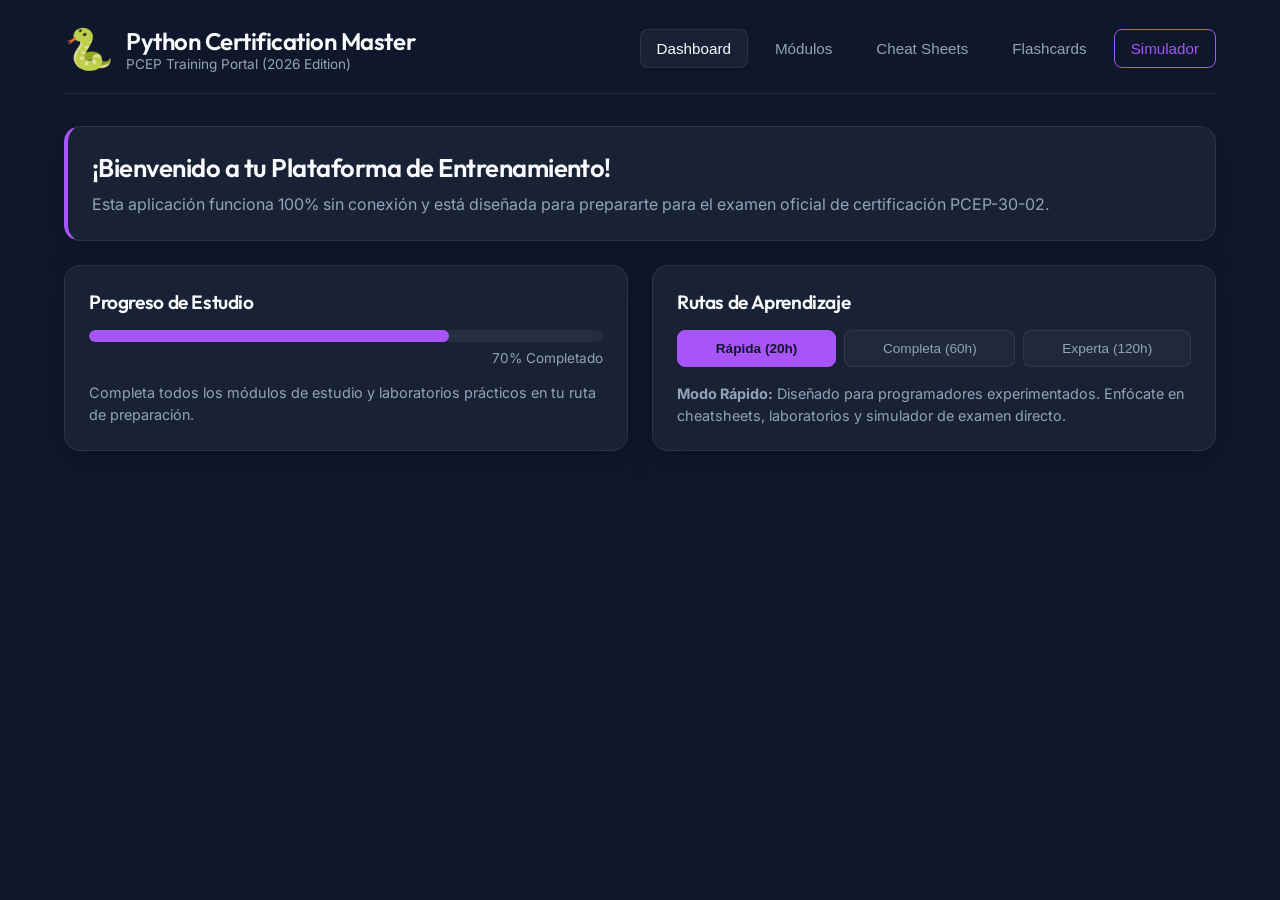
<file: docs/index.html>
<!DOCTYPE html>
<html lang="es">
<head>
  <meta charset="UTF-8">
  <meta name="viewport" content="width=device-width, initial-scale=1.0">
  <title>Python Certification Master - PCEP Prep Portal</title>
  <link rel="stylesheet" href="style.css">
  <link rel="manifest" href="manifest.json">
  <meta name="theme-color" content="#0f172a">
  <link href="https://fonts.googleapis.com/css2?family=Inter:wght@300;400;500;600;700&family=Outfit:wght@400;600;700&display=swap" rel="stylesheet">
</head>
<body class="dark-theme">
  <!-- App Container -->
  <div class="app-layout">
    
    <!-- Navbar / Header -->
    <header class="app-header">
      <div class="brand">
        <span class="logo">🐍</span>
        <div class="brand-text">
          <h1>Python Certification Master</h1>
          <p>PCEP Training Portal (2026 Edition)</p>
        </div>
      </div>
      <nav class="nav-links">
        <button class="nav-btn active" data-tab="dashboard">Dashboard</button>
        <button class="nav-btn" data-tab="modules">Módulos</button>
        <button class="nav-btn" data-tab="cheatsheets">Cheat Sheets</button>
        <button class="nav-btn" data-tab="flashcards">Flashcards</button>
        <button class="nav-btn highlight-btn" data-tab="simulator">Simulador</button>
      </nav>
    </header>

    <!-- Main Content Area -->
    <main class="app-content">
      
      <!-- 1. DASHBOARD VIEW -->
      <section id="dashboard" class="tab-pane active">
        <div class="welcome-banner glass">
          <h2>¡Bienvenido a tu Plataforma de Entrenamiento!</h2>
          <p>Esta aplicación funciona 100% sin conexión y está diseñada para prepararte para el examen oficial de certificación PCEP-30-02.</p>
        </div>
        
        <div class="dashboard-grid">
          <!-- Card Progreso Global -->
          <div class="dashboard-card glass">
            <h3>Progreso de Estudio</h3>
            <div class="progress-container">
              <div class="progress-bar-container">
                <div class="progress-bar-fill" id="global-progress-bar" style="width: 70%;"></div>
              </div>
              <span class="progress-label" id="global-progress-text">70% Completado</span>
            </div>
            <p class="card-desc">Completa todos los módulos de estudio y laboratorios prácticos en tu ruta de preparación.</p>
          </div>

          <!-- Card Learning Path -->
          <div class="dashboard-card glass">
            <h3>Rutas de Aprendizaje</h3>
            <div class="learning-path-selector">
              <button class="path-btn active" data-path="rapido">Rápida (20h)</button>
              <button class="path-btn" data-path="completo">Completa (60h)</button>
              <button class="path-btn" data-path="experto">Experta (120h)</button>
            </div>
            <div id="path-desc-content" class="path-desc">
              <strong>Modo Rápido:</strong> Diseñado para programadores experimentados. Enfócate en cheatsheets, laboratorios y simulador de examen directo.
            </div>
          </div>
        </div>
      </section>

      <!-- 2. MODULES VIEW -->
      <section id="modules" class="tab-pane">
        <div class="split-view">
          <aside class="sidebar-list glass">
            <h3>Módulos del Syllabus</h3>
            <ul id="module-menu">
              <!-- Módulos cargados dinámicamente -->
            </ul>
          </aside>
          <article class="reader-pane glass">
            <div id="module-reader-content">
              Selecciona un módulo en el menú de la izquierda para comenzar a estudiar.
            </div>
          </article>
        </div>
      </section>

      <!-- 3. CHEATSHEETS VIEW -->
      <section id="cheatsheets" class="tab-pane">
        <div class="split-view">
          <aside class="sidebar-list glass">
            <h3>Cheat Sheets Rápidas</h3>
            <ul id="cheatsheet-menu">
              <li class="menu-item active" data-cheatsheet="variables">Variables e Identificadores</li>
              <li class="menu-item" data-cheatsheet="operators">Operadores y Bits</li>
              <li class="menu-item" data-cheatsheet="loops">Bucles y Control</li>
            </ul>
          </aside>
          <article class="reader-pane glass">
            <div id="cheatsheet-reader-content">
              Selecciona una hoja de trucos para repasar la sintaxis clave.
            </div>
          </article>
        </div>
      </section>

      <!-- 4. FLASHCARDS VIEW -->
      <section id="flashcards" class="tab-pane">
        <div class="flashcards-container">
          <div class="flashcard-selector">
            <button class="fc-topic-btn active" data-fc-topic="variables">Variables</button>
            <button class="fc-topic-btn" data-fc-topic="loops">Bucles</button>
            <button class="fc-topic-btn" data-fc-topic="functions">Funciones</button>
            <button class="fc-topic-btn" data-fc-topic="collections">Colecciones</button>
            <button class="fc-topic-btn" data-fc-topic="exceptions">Excepciones</button>
          </div>
          
          <!-- Flip Card -->
          <div class="flashcard-deck">
            <div class="flip-card" id="active-flashcard">
              <div class="flip-card-inner">
                <div class="flip-card-front glass">
                  <h3>Pregunta</h3>
                  <p id="fc-front-text">¿Puede comenzar una variable con un dígito numérico?</p>
                  <span class="card-tap-hint">(Haz clic para voltear)</span>
                </div>
                <div class="flip-card-back glass">
                  <h3>Respuesta</h3>
                  <p id="fc-back-text">No. Iniciar un identificador con un número produce un SyntaxError.</p>
                  <span class="card-tap-hint">(Haz clic para regresar)</span>
                </div>
              </div>
            </div>
          </div>

          <div class="flashcard-controls">
            <button class="fc-control-btn btn-sec" id="fc-prev-btn">⬅ Anterior</button>
            <button class="fc-control-btn btn-pri" id="fc-flip-btn">🔄 Voltear</button>
            <button class="fc-control-btn btn-sec" id="fc-next-btn">Siguiente ➡</button>
          </div>
        </div>
      </section>

      <!-- 5. SIMULATOR VIEW -->
      <section id="simulator" class="tab-pane">
        <!-- Simulator Start View -->
        <div id="sim-start-screen" class="sim-container glass">
          <h2>Simulador de Examen PCEP</h2>
          <p>Pon a prueba tus conocimientos en un entorno controlado similar al del examen oficial.</p>
          
          <div class="sim-mode-selector">
            <h3>Selecciona la Dificultad del Simulador:</h3>
            <button class="sim-mode-btn" data-sim-mode="1">Modo Fácil (Dificultad ⭐ a ⭐⭐)</button>
            <button class="sim-mode-btn" data-sim-mode="2">Modo Medio (Dificultad ⭐⭐⭐)</button>
            <button class="sim-mode-btn" data-sim-mode="3">Modo Difícil (Dificultad ⭐⭐⭐⭐ a ⭐⭐⭐⭐⭐)</button>
            <button class="sim-mode-btn active" data-sim-mode="5">Modo Examen Completo (Preguntas Aleatorias Cronometradas)</button>
          </div>

          <button class="start-exam-btn" id="start-exam-trigger">Comenzar Simulador 🚀</button>
        </div>

        <!-- Simulator Active Exam View -->
        <div id="sim-active-screen" class="sim-container glass hidden">
          <div class="exam-header">
            <span class="exam-progress-text" id="exam-progress-indicator">Pregunta 1 de 10</span>
            <div class="exam-timer" id="exam-timer-indicator">Tiempo: 15:00</div>
          </div>
          
          <div class="exam-body">
            <h3 id="exam-question-topic">Tema</h3>
            <p class="exam-question-text" id="exam-question-content">¿Cuál es la función principal de la Máquina Virtual de Python (PVM)?</p>
            
            <div class="exam-options-list" id="exam-options-container">
              <!-- Opciones dinámicas -->
            </div>
          </div>

          <div class="exam-footer">
            <button class="exam-nav-btn btn-sec hidden" id="exam-prev-btn">Atrás</button>
            <button class="exam-nav-btn btn-pri" id="exam-next-btn">Siguiente Pregunta ➡</button>
          </div>
        </div>

        <!-- Simulator Results & Analytics View -->
        <div id="sim-results-screen" class="sim-container glass hidden">
          <h2>Resultados de la Evaluación</h2>
          
          <div class="results-summary-card">
            <div class="summary-score" id="results-score-value">8/10</div>
            <div class="summary-details">
              <h3 id="results-status-text">APROBADO (PASSED) 🎉</h3>
              <p>Porcentaje: <span id="results-percent-value">80%</span></p>
              <p>Tiempo empleado: <span id="results-time-value">120</span> segundos</p>
            </div>
          </div>

          <!-- Analytics Container -->
          <div class="analytics-card">
            <h3>Rendimiento por Módulo del Syllabus</h3>
            <div class="analytics-chart-container" id="analytics-chart-box">
              <!-- Barras de análisis dinámicas -->
            </div>
          </div>

          <!-- Recommendations -->
          <div class="recommendations-box warning-box hidden" id="results-recommendation-box">
            <h3>⚠️ Recomendación de Repaso</h3>
            <p>De acuerdo con tus respuestas, te recomendamos repasar los siguientes temas de forma prioritaria:</p>
            <ul id="results-recommendations-list"></ul>
          </div>

          <button class="start-exam-btn" id="results-restart-btn">Reiniciar Simulador 🔄</button>
        </div>
      </section>

    </main>
  </div>

  <!-- Script Declarations -->
  <script src="questions_db.js"></script>
  <script src="modules_db.js"></script>
  <script src="app.js"></script>
</body>
</html>
</file>
<file: docs/style.css>
/* 🎨 PCEP Training Portal - Premium Styling */

/* Variables & Design Tokens */
:root {
  --bg-app: #0f172a;        /* Deep slate background */
  --bg-card: rgba(30, 41, 59, 0.7); /* Translucent cards */
  --border-card: rgba(255, 255, 255, 0.08);
  --text-primary: #f8fafc;
  --text-secondary: #94a3b8;
  
  --color-purple: #a855f7;  /* Neon purple accent */
  --color-purple-hover: #c084fc;
  --color-amber: #f59e0b;   /* Warning accent */
  --color-green: #22c55e;   /* Success accent */
  --color-red: #ef4444;     /* Danger/Failure accent */
}

/* Reset and Global Styles */
* {
  box-sizing: border-box;
  margin: 0;
  padding: 0;
}

body {
  font-family: 'Inter', -apple-system, BlinkMacSystemFont, sans-serif;
  background-color: var(--bg-app);
  color: var(--text-primary);
  min-height: 100vh;
  display: flex;
  justify-content: center;
  overflow-x: hidden;
}

/* Typography headers */
h1, h2, h3 {
  font-family: 'Outfit', sans-serif;
  font-weight: 600;
  letter-spacing: -0.02em;
}

/* App Layout */
.app-layout {
  width: 100%;
  max-width: 1200px;
  min-height: 100vh;
  display: flex;
  flex-direction: column;
  padding: 24px;
}

/* Header & Navbar */
.app-header {
  display: flex;
  justify-content: space-between;
  align-items: center;
  margin-bottom: 32px;
  border-bottom: 1px solid var(--border-card);
  padding-bottom: 20px;
}

.brand {
  display: flex;
  align-items: center;
  gap: 12px;
}

.logo {
  font-size: 2.5rem;
}

.brand-text h1 {
  font-size: 1.5rem;
  color: var(--text-primary);
}

.brand-text p {
  font-size: 0.85rem;
  color: var(--text-secondary);
}

.nav-links {
  display: flex;
  gap: 10px;
}

.nav-btn {
  background: transparent;
  border: 1px solid transparent;
  color: var(--text-secondary);
  font-weight: 500;
  padding: 10px 16px;
  border-radius: 8px;
  cursor: pointer;
  transition: all 0.2s ease;
  font-size: 0.95rem;
}

.nav-btn:hover {
  color: var(--text-primary);
  background-color: rgba(255, 255, 255, 0.03);
}

.nav-btn.active {
  color: var(--text-primary);
  background-color: var(--bg-card);
  border-color: var(--border-card);
  box-shadow: 0 4px 12px rgba(0, 0, 0, 0.1);
}

.highlight-btn {
  border: 1px solid var(--color-purple);
  color: var(--color-purple);
}

.highlight-btn:hover {
  background-color: var(--color-purple);
  color: var(--bg-app);
}

/* Glassmorphism Cards */
.glass {
  background: var(--bg-card);
  border: 1px solid var(--border-card);
  backdrop-filter: blur(12px);
  border-radius: 16px;
  padding: 24px;
  box-shadow: 0 10px 30px rgba(0, 0, 0, 0.2);
}

/* Main content */
.app-content {
  flex-grow: 1;
  display: flex;
  flex-direction: column;
}

.tab-pane {
  display: none;
  flex-grow: 1;
  animation: fadeIn 0.3s ease-in-out;
}

.tab-pane.active {
  display: flex;
  flex-direction: column;
}

/* Animations */
@keyframes fadeIn {
  from { opacity: 0; transform: translateY(6px); }
  to { opacity: 1; transform: translateY(0); }
}

/* Welcome Banner */
.welcome-banner {
  margin-bottom: 24px;
  border-left: 4px solid var(--color-purple);
}

.welcome-banner h2 {
  font-size: 1.6rem;
  margin-bottom: 8px;
}

.welcome-banner p {
  color: var(--text-secondary);
  line-height: 1.5;
}

/* Dashboard Grid */
.dashboard-grid {
  display: grid;
  grid-template-columns: 1fr 1fr;
  gap: 24px;
}

@media (max-width: 768px) {
  .dashboard-grid {
    grid-template-columns: 1fr;
  }
  .app-header {
    flex-direction: column;
    gap: 16px;
  }
}

.dashboard-card h3 {
  margin-bottom: 16px;
  font-size: 1.2rem;
}

.card-desc {
  font-size: 0.9rem;
  color: var(--text-secondary);
  line-height: 1.5;
  margin-top: 16px;
}

/* Progress bar styles */
.progress-container {
  display: flex;
  flex-direction: column;
  gap: 8px;
}

.progress-bar-container {
  height: 12px;
  background-color: rgba(255, 255, 255, 0.05);
  border-radius: 6px;
  overflow: hidden;
}

.progress-bar-fill {
  height: 100%;
  background-color: var(--color-purple);
  border-radius: 6px;
  transition: width 0.4s ease;
}

.progress-label {
  font-size: 0.85rem;
  color: var(--text-secondary);
  text-align: right;
}

/* Learning Path buttons */
.learning-path-selector {
  display: flex;
  gap: 8px;
  margin-bottom: 16px;
}

.path-btn {
  flex-grow: 1;
  background-color: rgba(255, 255, 255, 0.03);
  border: 1px solid var(--border-card);
  color: var(--text-secondary);
  padding: 10px;
  border-radius: 8px;
  cursor: pointer;
  font-size: 0.85rem;
  transition: all 0.2s ease;
}

.path-btn:hover {
  color: var(--text-primary);
  border-color: var(--text-secondary);
}

.path-btn.active {
  background-color: var(--color-purple);
  color: var(--bg-app);
  border-color: var(--color-purple);
  font-weight: 600;
}

.path-desc {
  font-size: 0.9rem;
  line-height: 1.5;
  color: var(--text-secondary);
}

/* Split view layouts (Modules & Cheatsheets) */
.split-view {
  display: grid;
  grid-template-columns: 300px 1fr;
  gap: 24px;
  flex-grow: 1;
}

@media (max-width: 768px) {
  .split-view {
    grid-template-columns: 1fr;
  }
}

.sidebar-list {
  display: flex;
  flex-direction: column;
  gap: 16px;
  overflow-y: auto;
  max-height: calc(100vh - 200px);
}

.sidebar-list h3 {
  font-size: 1.1rem;
}

.sidebar-list ul {
  list-style: none;
  display: flex;
  flex-direction: column;
  gap: 8px;
}

.menu-item {
  padding: 12px 16px;
  border-radius: 8px;
  cursor: pointer;
  transition: all 0.2s ease;
  font-size: 0.9rem;
  color: var(--text-secondary);
  border: 1px solid transparent;
}

.menu-item:hover {
  background-color: rgba(255, 255, 255, 0.03);
  color: var(--text-primary);
}

.menu-item.active {
  background-color: rgba(168, 85, 247, 0.1);
  color: var(--color-purple);
  border-color: rgba(168, 85, 247, 0.2);
  font-weight: 500;
}

.reader-pane {
  overflow-y: auto;
  max-height: calc(100vh - 200px);
  line-height: 1.6;
}

.reader-pane h1, .reader-pane h2, .reader-pane h3 {
  margin-top: 16px;
  margin-bottom: 12px;
}

.reader-pane p {
  margin-bottom: 16px;
  color: var(--text-secondary);
}

.reader-pane code {
  font-family: 'Courier New', Courier, monospace;
  background-color: rgba(0, 0, 0, 0.3);
  padding: 2px 6px;
  border-radius: 4px;
  font-size: 0.9rem;
}

.reader-pane pre {
  background-color: rgba(0, 0, 0, 0.3);
  padding: 16px;
  border-radius: 8px;
  overflow-x: auto;
  margin-bottom: 20px;
  border: 1px solid var(--border-card);
}

.reader-pane pre code {
  background-color: transparent;
  padding: 0;
}

.reader-pane hr {
  border: 0;
  border-top: 1px solid var(--border-card);
  margin: 24px 0;
}

/* Flashcards View */
.flashcards-container {
  max-width: 600px;
  margin: 0 auto;
  display: flex;
  flex-direction: column;
  gap: 24px;
  align-items: center;
}

.flashcard-selector {
  display: flex;
  gap: 8px;
}

.fc-topic-btn {
  background-color: rgba(255, 255, 255, 0.03);
  border: 1px solid var(--border-card);
  color: var(--text-secondary);
  padding: 8px 16px;
  border-radius: 8px;
  cursor: pointer;
  transition: all 0.2s ease;
}

.fc-topic-btn.active {
  background-color: var(--color-purple);
  color: var(--bg-app);
  border-color: var(--color-purple);
  font-weight: 600;
}

.flashcard-deck {
  width: 100%;
  height: 280px;
  perspective: 1000px;
}

.flip-card {
  width: 100%;
  height: 100%;
  cursor: pointer;
}

.flip-card-inner {
  position: relative;
  width: 100%;
  height: 100%;
  transition: transform 0.6s cubic-bezier(0.4, 0, 0.2, 1);
  transform-style: preserve-3d;
}

.flip-card.flipped .flip-card-inner {
  transform: rotateY(180deg);
}

.flip-card-front, .flip-card-back {
  position: absolute;
  width: 100%;
  height: 100%;
  backface-visibility: hidden;
  display: flex;
  flex-direction: column;
  justify-content: center;
  align-items: center;
  text-align: center;
  padding: 32px;
}

.flip-card-back {
  transform: rotateY(180deg);
  border-color: rgba(168, 85, 247, 0.3);
}

.flip-card h3 {
  font-size: 0.95rem;
  text-transform: uppercase;
  letter-spacing: 0.1em;
  color: var(--color-purple);
  margin-bottom: 20px;
}

.flip-card p {
  font-size: 1.25rem;
  line-height: 1.6;
}

.card-tap-hint {
  font-size: 0.75rem;
  color: var(--text-secondary);
  margin-top: auto;
  opacity: 0.6;
}

.flashcard-controls {
  display: flex;
  gap: 16px;
}

.fc-control-btn {
  padding: 12px 24px;
  border-radius: 8px;
  font-weight: 500;
  cursor: pointer;
  transition: all 0.2s ease;
  border: 1px solid transparent;
}

.btn-pri {
  background-color: var(--color-purple);
  color: var(--bg-app);
}

.btn-pri:hover {
  background-color: var(--color-purple-hover);
}

.btn-sec {
  background-color: rgba(255, 255, 255, 0.03);
  border-color: var(--border-card);
  color: var(--text-primary);
}

.btn-sec:hover {
  background-color: rgba(255, 255, 255, 0.08);
}

/* Simulator Start / Run / Results Container */
.sim-container {
  max-width: 700px;
  margin: 0 auto;
  width: 100%;
  display: flex;
  flex-direction: column;
  gap: 24px;
}

.sim-mode-selector {
  display: flex;
  flex-direction: column;
  gap: 12px;
}

.sim-mode-btn {
  background-color: rgba(255, 255, 255, 0.03);
  border: 1px solid var(--border-card);
  color: var(--text-secondary);
  padding: 16px;
  border-radius: 12px;
  cursor: pointer;
  text-align: left;
  font-size: 0.95rem;
  transition: all 0.2s ease;
}

.sim-mode-btn:hover {
  color: var(--text-primary);
  border-color: var(--text-secondary);
}

.sim-mode-btn.active {
  border-color: var(--color-purple);
  background-color: rgba(168, 85, 247, 0.05);
  color: var(--text-primary);
}

.start-exam-btn {
  background-color: var(--color-purple);
  color: var(--bg-app);
  padding: 16px;
  border-radius: 12px;
  border: none;
  font-size: 1.1rem;
  font-weight: 600;
  cursor: pointer;
  transition: all 0.2s ease;
}

.start-exam-btn:hover {
  background-color: var(--color-purple-hover);
}

.hidden {
  display: none !important;
}

/* Active Exam View styles */
.exam-header {
  display: flex;
  justify-content: space-between;
  align-items: center;
  border-bottom: 1px solid var(--border-card);
  padding-bottom: 16px;
}

.exam-progress-text {
  font-size: 1.1rem;
  font-weight: 500;
}

.exam-timer {
  font-size: 1.1rem;
  color: var(--color-amber);
  font-weight: 600;
}

.exam-body h3 {
  font-size: 0.85rem;
  text-transform: uppercase;
  color: var(--color-purple);
  letter-spacing: 0.05em;
  margin-bottom: 12px;
}

.exam-question-text {
  font-size: 1.2rem;
  line-height: 1.6;
  margin-bottom: 24px;
  white-space: pre-line;
}

.exam-options-list {
  display: flex;
  flex-direction: column;
  gap: 12px;
}

.exam-opt-btn {
  background-color: rgba(255, 255, 255, 0.03);
  border: 1px solid var(--border-card);
  color: var(--text-secondary);
  padding: 14px 20px;
  border-radius: 8px;
  cursor: pointer;
  text-align: left;
  font-size: 0.95rem;
  transition: all 0.2s ease;
}

.exam-opt-btn:hover {
  color: var(--text-primary);
  border-color: var(--text-secondary);
}

.exam-opt-btn.selected {
  border-color: var(--color-purple);
  background-color: rgba(168, 85, 247, 0.1);
  color: var(--text-primary);
}

.exam-footer {
  display: flex;
  justify-content: space-between;
  margin-top: 16px;
}

.exam-nav-btn {
  padding: 12px 24px;
  border-radius: 8px;
  cursor: pointer;
  font-weight: 500;
  border: 1px solid transparent;
}

/* Results Section */
.results-summary-card {
  display: flex;
  align-items: center;
  gap: 32px;
  background-color: rgba(255, 255, 255, 0.02);
  border-radius: 12px;
  padding: 24px;
  border: 1px solid var(--border-card);
}

.summary-score {
  font-size: 3rem;
  font-weight: 700;
  color: var(--color-purple);
}

.summary-details h3 {
  font-size: 1.4rem;
  margin-bottom: 8px;
}

.summary-details p {
  color: var(--text-secondary);
  font-size: 0.95rem;
  margin-bottom: 4px;
}

.analytics-card {
  display: flex;
  flex-direction: column;
  gap: 16px;
}

.analytics-bar-item {
  display: flex;
  flex-direction: column;
  gap: 6px;
}

.analytics-bar-header {
  display: flex;
  justify-content: space-between;
  font-size: 0.9rem;
}

.analytics-bar-label {
  text-transform: uppercase;
  font-weight: 500;
}

.analytics-bar-value {
  color: var(--text-secondary);
}

.analytics-bar-bg {
  height: 8px;
  background-color: rgba(255, 255, 255, 0.05);
  border-radius: 4px;
  overflow: hidden;
}

.analytics-bar-fill {
  height: 100%;
  border-radius: 4px;
  transition: width 0.6s ease;
}

.analytics-bar-fill.good {
  background-color: var(--color-green);
}

.analytics-bar-fill.bad {
  background-color: var(--color-red);
}

.warning-box {
  background-color: rgba(245, 158, 11, 0.05);
  border: 1px solid rgba(245, 158, 11, 0.2);
  border-radius: 12px;
  padding: 20px;
  color: var(--text-primary);
}

.warning-box h3 {
  color: var(--color-amber);
  margin-bottom: 8px;
  font-size: 1.1rem;
}

.warning-box ul {
  list-style: none;
  margin-top: 10px;
  display: flex;
  flex-direction: column;
  gap: 6px;
}

.warning-box li {
  font-size: 0.9rem;
  color: var(--text-secondary);
}
</file>
